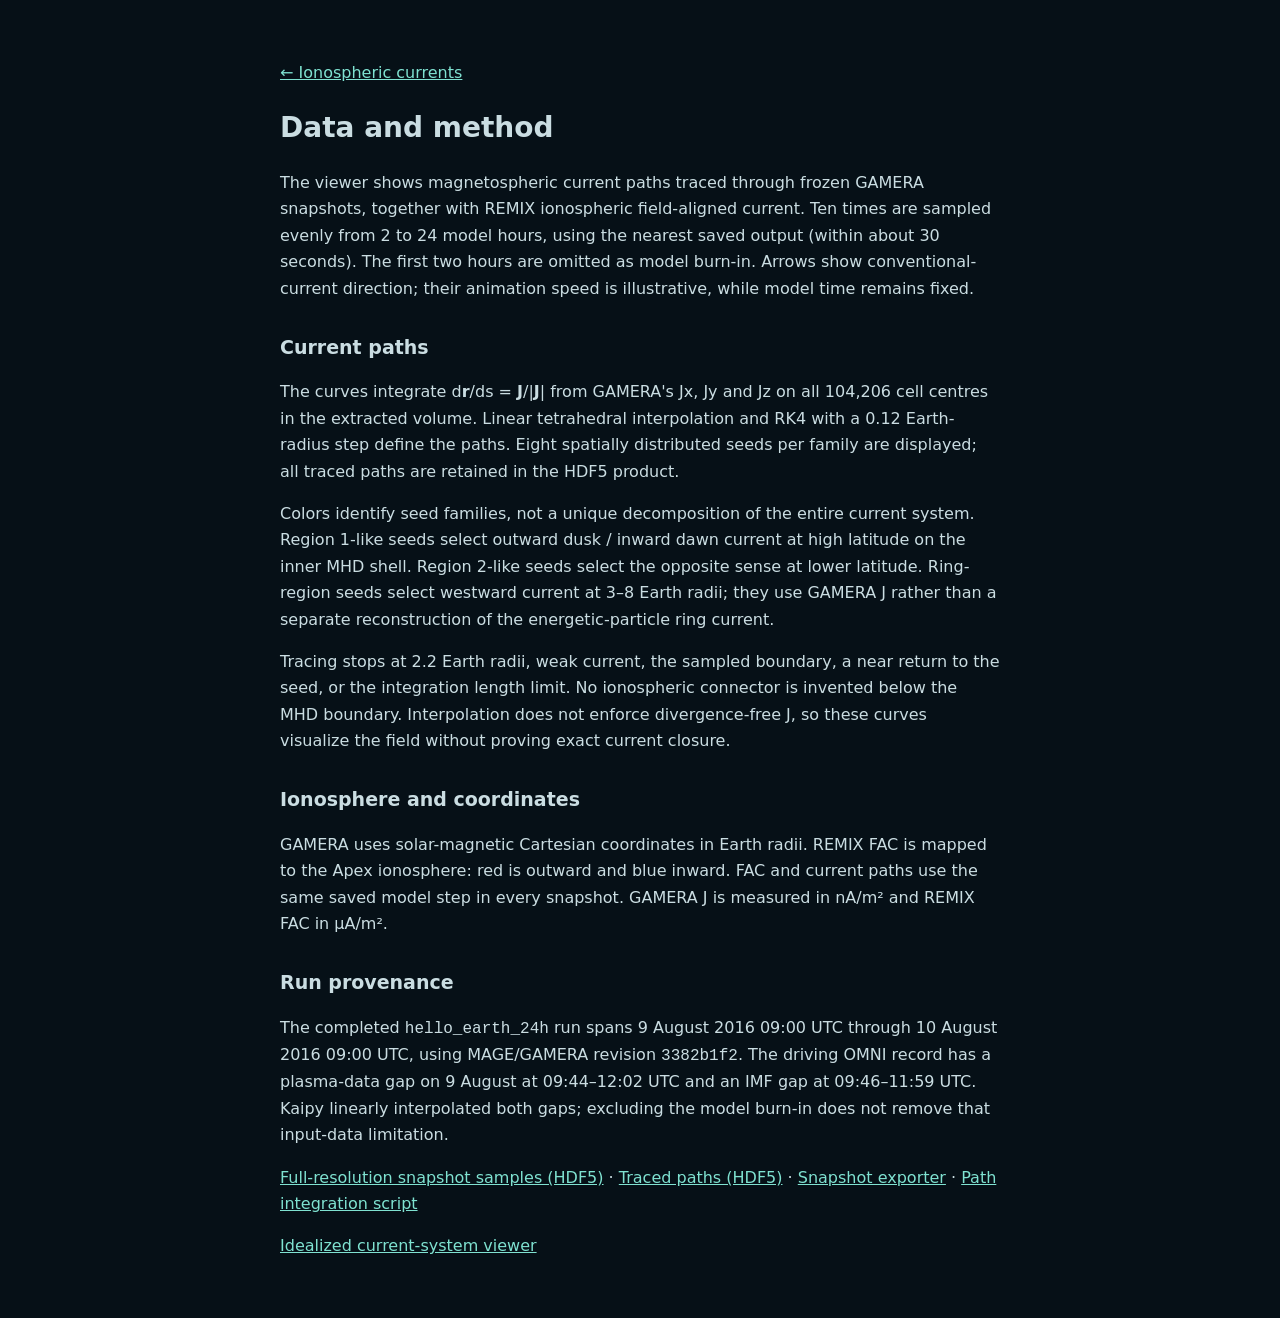
<file: web/gcurrents/about.html>
<!doctype html><html lang="en"><head><meta charset="utf-8"><meta name="viewport" content="width=device-width,initial-scale=1"><title>GAMERA currents · data and method</title><style>body{max-width:720px;margin:60px auto;padding:0 24px;background:#061017;color:#cadde2;font:16px/1.65 system-ui,sans-serif}h1{font-size:28px;font-weight:550}h2{font-size:19px;margin-top:30px}a{color:#7fe2d1}small{color:#91aab2}</style></head><body>
<a href="./">← Ionospheric currents</a><h1>Data and method</h1>
<p>The viewer shows magnetospheric current paths traced through frozen GAMERA snapshots, together with REMIX ionospheric field-aligned current. Ten times are sampled evenly from 2 to 24 model hours, using the nearest saved output (within about 30 seconds). The first two hours are omitted as model burn-in. Arrows show conventional-current direction; their animation speed is illustrative, while model time remains fixed.</p>
<h2>Current paths</h2><p>The curves integrate d<b>r</b>/ds = <b>J</b>/|<b>J</b>| from GAMERA's Jx, Jy and Jz on all 104,206 cell centres in the extracted volume. Linear tetrahedral interpolation and RK4 with a 0.12 Earth-radius step define the paths. Eight spatially distributed seeds per family are displayed; all traced paths are retained in the HDF5 product.</p>
<p>Colors identify seed families, not a unique decomposition of the entire current system. Region 1-like seeds select outward dusk / inward dawn current at high latitude on the inner MHD shell. Region 2-like seeds select the opposite sense at lower latitude. Ring-region seeds select westward current at 3–8 Earth radii; they use GAMERA J rather than a separate reconstruction of the energetic-particle ring current.</p>
<p>Tracing stops at 2.2 Earth radii, weak current, the sampled boundary, a near return to the seed, or the integration length limit. No ionospheric connector is invented below the MHD boundary. Interpolation does not enforce divergence-free J, so these curves visualize the field without proving exact current closure.</p>
<h2>Ionosphere and coordinates</h2><p>GAMERA uses solar-magnetic Cartesian coordinates in Earth radii. REMIX FAC is mapped to the Apex ionosphere: red is outward and blue inward. FAC and current paths use the same saved model step in every snapshot. GAMERA J is measured in nA/m² and REMIX FAC in µA/m².</p>
<h2>Run provenance</h2><p>The completed <code>hello_earth_24h</code> run spans 9 August 2016 09:00 UTC through 10 August 2016 09:00 UTC, using MAGE/GAMERA revision <code>3382b1f2</code>. The driving OMNI record has a plasma-data gap on 9 August at 09:44–12:02 UTC and an IMF gap at 09:46–11:59 UTC. Kaipy linearly interpolated both gaps; excluding the model burn-in does not remove that input-data limitation.</p>
<p><a href="snapshots.h5">Full-resolution snapshot samples (HDF5)</a> · <a href="current_paths.h5">Traced paths (HDF5)</a> · <a href="export_snapshots.py">Snapshot exporter</a> · <a href="trace_snapshots.py">Path integration script</a></p>
<p><a href="../currents/">Idealized current-system viewer</a></p></body></html>
</file>
